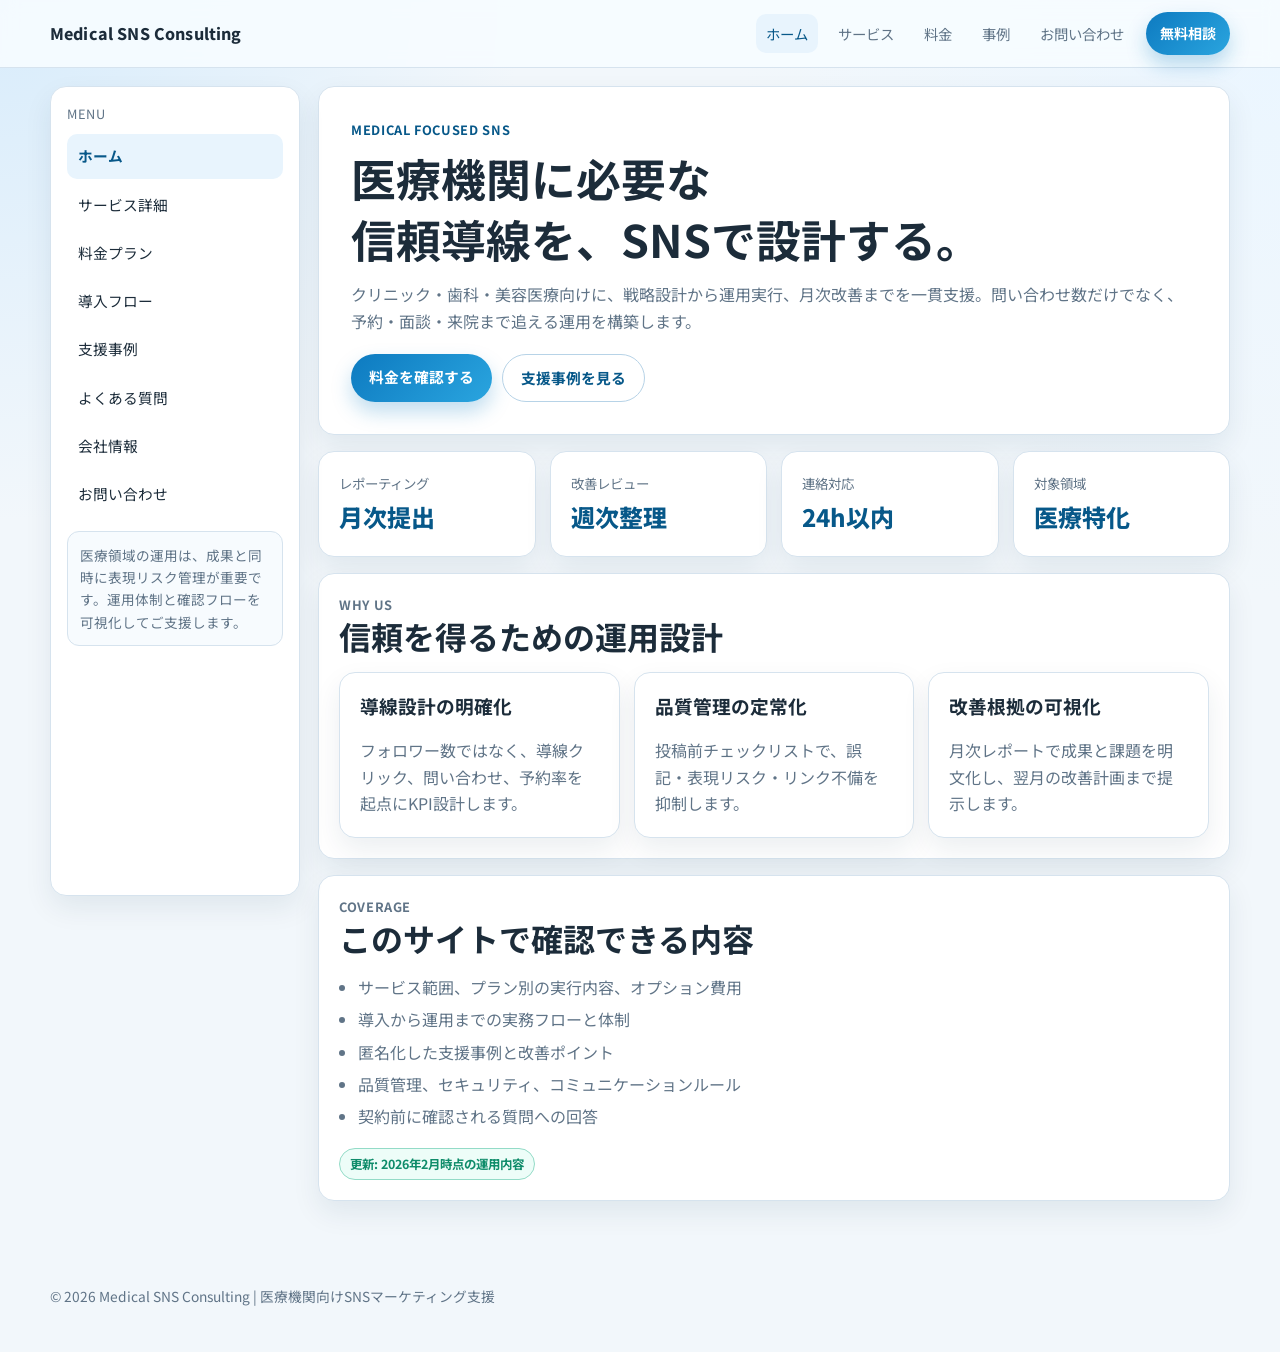
<file: index.html>
<!doctype html>
<html lang="ja">
<head>
  <meta charset="UTF-8" />
  <meta name="viewport" content="width=device-width, initial-scale=1.0" />
  <title>医療特化SNSマーケティング | ホーム</title>
  <meta name="description" content="医療機関向けSNSマーケティング支援。戦略設計、運用代行、動画強化、品質管理まで対応。" />
  <link rel="preconnect" href="https://fonts.googleapis.com" />
  <link rel="preconnect" href="https://fonts.gstatic.com" crossorigin />
  <link href="https://fonts.googleapis.com/css2?family=Noto+Sans+JP:wght@400;500;700;800&display=swap" rel="stylesheet" />
  <link rel="stylesheet" href="styles.css" />
  <script defer src="script.js"></script>
</head>
<body>
  <header class="topbar">
    <div class="topbar__inner">
      <p class="brand">Medical SNS Consulting</p>
      <button class="menu-toggle" data-menu-toggle>メニュー</button>
      <nav class="topnav">
        <a href="index.html" data-nav>ホーム</a>
        <a href="services.html" data-nav>サービス</a>
        <a href="pricing.html" data-nav>料金</a>
        <a href="cases.html" data-nav>事例</a>
        <a href="contact.html" data-nav>お問い合わせ</a>
      </nav>
      <a class="topbar__cta" href="contact.html">無料相談</a>
    </div>
  </header>

  <div class="layout">
    <aside class="sidebar">
      <p class="side-title">Menu</p>
      <nav class="sidenav">
        <a href="index.html" data-nav>ホーム</a>
        <a href="services.html" data-nav>サービス詳細</a>
        <a href="pricing.html" data-nav>料金プラン</a>
        <a href="process.html" data-nav>導入フロー</a>
        <a href="cases.html" data-nav>支援事例</a>
        <a href="faq.html" data-nav>よくある質問</a>
        <a href="company.html" data-nav>会社情報</a>
        <a href="contact.html" data-nav>お問い合わせ</a>
      </nav>
      <p class="sidebar-note">医療領域の運用は、成果と同時に表現リスク管理が重要です。運用体制と確認フローを可視化してご支援します。</p>
    </aside>

    <main class="content">
      <section class="hero-card">
        <p class="eyebrow">Medical Focused SNS</p>
        <h1>医療機関に必要な<br />信頼導線を、SNSで設計する。</h1>
        <p class="hero-lead">クリニック・歯科・美容医療向けに、戦略設計から運用実行、月次改善までを一貫支援。問い合わせ数だけでなく、予約・面談・来院まで追える運用を構築します。</p>
        <div class="btn-row">
          <a class="btn" href="pricing.html">料金を確認する</a>
          <a class="btn-ghost" href="cases.html">支援事例を見る</a>
        </div>
      </section>

      <section class="grid-4">
        <article class="metric-card">
          <p class="metric-title">レポーティング</p>
          <p class="metric-value">月次提出</p>
        </article>
        <article class="metric-card">
          <p class="metric-title">改善レビュー</p>
          <p class="metric-value">週次整理</p>
        </article>
        <article class="metric-card">
          <p class="metric-title">連絡対応</p>
          <p class="metric-value">24h以内</p>
        </article>
        <article class="metric-card">
          <p class="metric-title">対象領域</p>
          <p class="metric-value">医療特化</p>
        </article>
      </section>

      <section class="panel">
        <p class="eyebrow">Why Us</p>
        <h2>信頼を得るための運用設計</h2>
        <div class="grid-3">
          <article class="info-card">
            <h3>導線設計の明確化</h3>
            <p>フォロワー数ではなく、導線クリック、問い合わせ、予約率を起点にKPI設計します。</p>
          </article>
          <article class="info-card">
            <h3>品質管理の定常化</h3>
            <p>投稿前チェックリストで、誤記・表現リスク・リンク不備を抑制します。</p>
          </article>
          <article class="info-card">
            <h3>改善根拠の可視化</h3>
            <p>月次レポートで成果と課題を明文化し、翌月の改善計画まで提示します。</p>
          </article>
        </div>
      </section>

      <section class="panel">
        <p class="eyebrow">Coverage</p>
        <h2>このサイトで確認できる内容</h2>
        <ul class="check-list">
          <li>サービス範囲、プラン別の実行内容、オプション費用</li>
          <li>導入から運用までの実務フローと体制</li>
          <li>匿名化した支援事例と改善ポイント</li>
          <li>品質管理、セキュリティ、コミュニケーションルール</li>
          <li>契約前に確認される質問への回答</li>
        </ul>
        <span class="status-pill">更新: 2026年2月時点の運用内容</span>
      </section>
    </main>
  </div>

  <footer>
    <p>© 2026 Medical SNS Consulting | 医療機関向けSNSマーケティング支援</p>
  </footer>
</body>
</html>
</file>
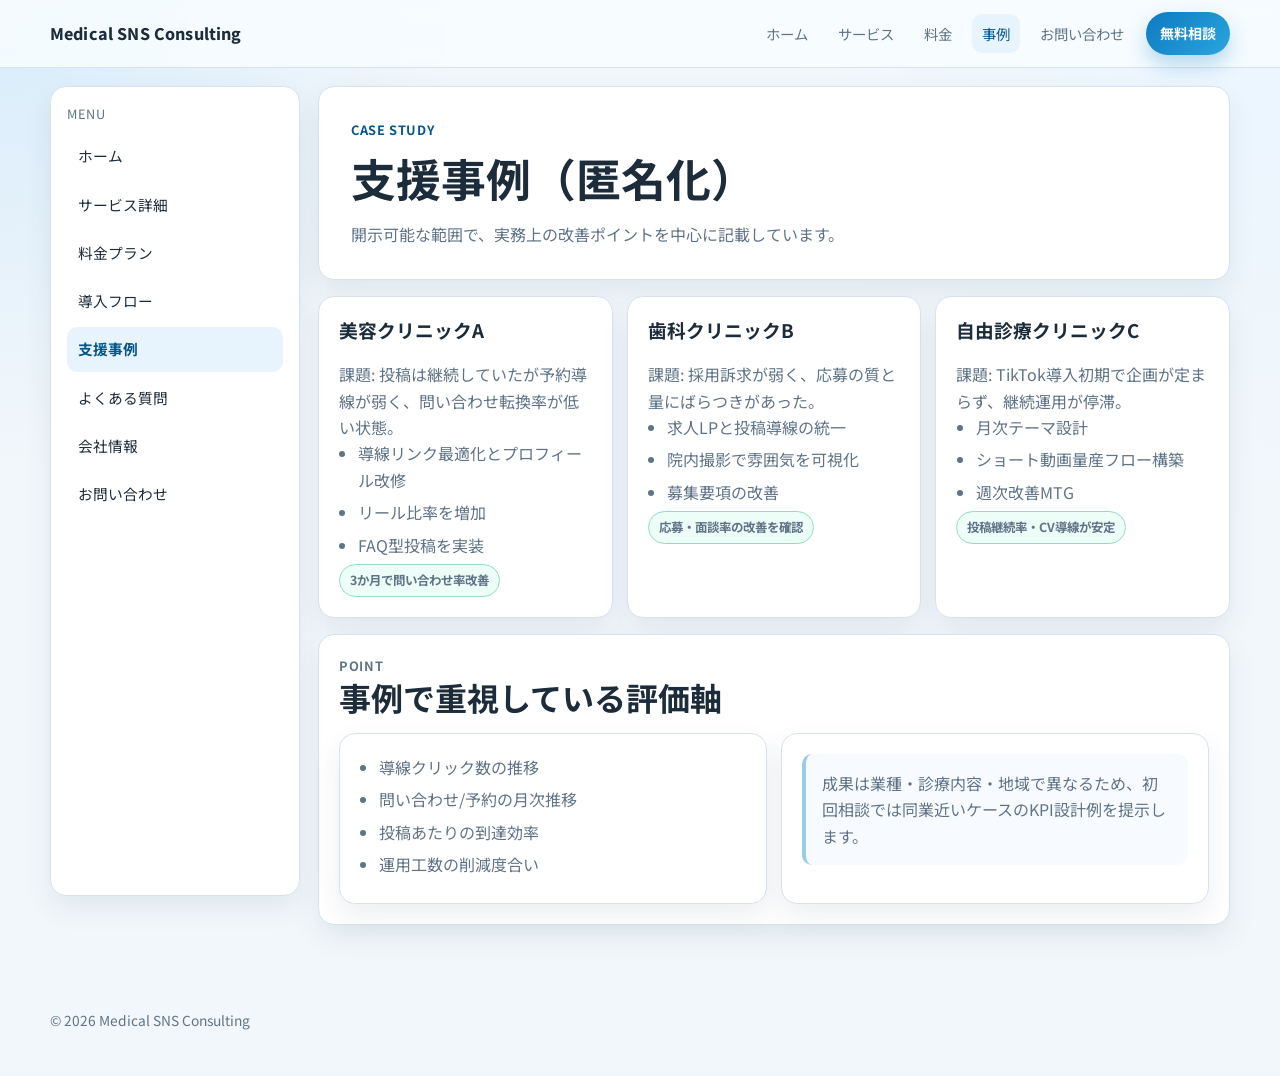
<file: cases.html>
<!doctype html>
<html lang="ja">
<head>
  <meta charset="UTF-8" />
  <meta name="viewport" content="width=device-width, initial-scale=1.0" />
  <title>医療特化SNSマーケティング | 支援事例</title>
  <meta name="description" content="医療特化SNSマーケティングの支援事例（匿名化）。" />
  <link rel="preconnect" href="https://fonts.googleapis.com" />
  <link rel="preconnect" href="https://fonts.gstatic.com" crossorigin />
  <link href="https://fonts.googleapis.com/css2?family=Noto+Sans+JP:wght@400;500;700;800&display=swap" rel="stylesheet" />
  <link rel="stylesheet" href="styles.css" />
  <script defer src="script.js"></script>
</head>
<body>
  <header class="topbar">
    <div class="topbar__inner">
      <p class="brand">Medical SNS Consulting</p>
      <button class="menu-toggle" data-menu-toggle>メニュー</button>
      <nav class="topnav">
        <a href="index.html" data-nav>ホーム</a>
        <a href="services.html" data-nav>サービス</a>
        <a href="pricing.html" data-nav>料金</a>
        <a href="cases.html" data-nav>事例</a>
        <a href="contact.html" data-nav>お問い合わせ</a>
      </nav>
      <a class="topbar__cta" href="contact.html">無料相談</a>
    </div>
  </header>

  <div class="layout">
    <aside class="sidebar">
      <p class="side-title">Menu</p>
      <nav class="sidenav">
        <a href="index.html" data-nav>ホーム</a>
        <a href="services.html" data-nav>サービス詳細</a>
        <a href="pricing.html" data-nav>料金プラン</a>
        <a href="process.html" data-nav>導入フロー</a>
        <a href="cases.html" data-nav>支援事例</a>
        <a href="faq.html" data-nav>よくある質問</a>
        <a href="company.html" data-nav>会社情報</a>
        <a href="contact.html" data-nav>お問い合わせ</a>
      </nav>
    </aside>

    <main class="content">
      <section class="hero-card">
        <p class="eyebrow">Case Study</p>
        <h1>支援事例（匿名化）</h1>
        <p class="hero-lead">開示可能な範囲で、実務上の改善ポイントを中心に記載しています。</p>
      </section>

      <section class="grid-3">
        <article class="info-card">
          <h3>美容クリニックA</h3>
          <p>課題: 投稿は継続していたが予約導線が弱く、問い合わせ転換率が低い状態。</p>
          <ul class="check-list">
            <li>導線リンク最適化とプロフィール改修</li>
            <li>リール比率を増加</li>
            <li>FAQ型投稿を実装</li>
          </ul>
          <p class="status-pill">3か月で問い合わせ率改善</p>
        </article>
        <article class="info-card">
          <h3>歯科クリニックB</h3>
          <p>課題: 採用訴求が弱く、応募の質と量にばらつきがあった。</p>
          <ul class="check-list">
            <li>求人LPと投稿導線の統一</li>
            <li>院内撮影で雰囲気を可視化</li>
            <li>募集要項の改善</li>
          </ul>
          <p class="status-pill">応募・面談率の改善を確認</p>
        </article>
        <article class="info-card">
          <h3>自由診療クリニックC</h3>
          <p>課題: TikTok導入初期で企画が定まらず、継続運用が停滞。</p>
          <ul class="check-list">
            <li>月次テーマ設計</li>
            <li>ショート動画量産フロー構築</li>
            <li>週次改善MTG</li>
          </ul>
          <p class="status-pill">投稿継続率・CV導線が安定</p>
        </article>
      </section>

      <section class="panel">
        <p class="eyebrow">Point</p>
        <h2>事例で重視している評価軸</h2>
        <div class="grid-2">
          <article class="highlight">
            <ul class="check-list">
              <li>導線クリック数の推移</li>
              <li>問い合わせ/予約の月次推移</li>
              <li>投稿あたりの到達効率</li>
              <li>運用工数の削減度合い</li>
            </ul>
          </article>
          <article class="highlight">
            <p class="quote">成果は業種・診療内容・地域で異なるため、初回相談では同業近いケースのKPI設計例を提示します。</p>
          </article>
        </div>
      </section>
    </main>
  </div>

  <footer>
    <p>© 2026 Medical SNS Consulting</p>
  </footer>
</body>
</html>
</file>
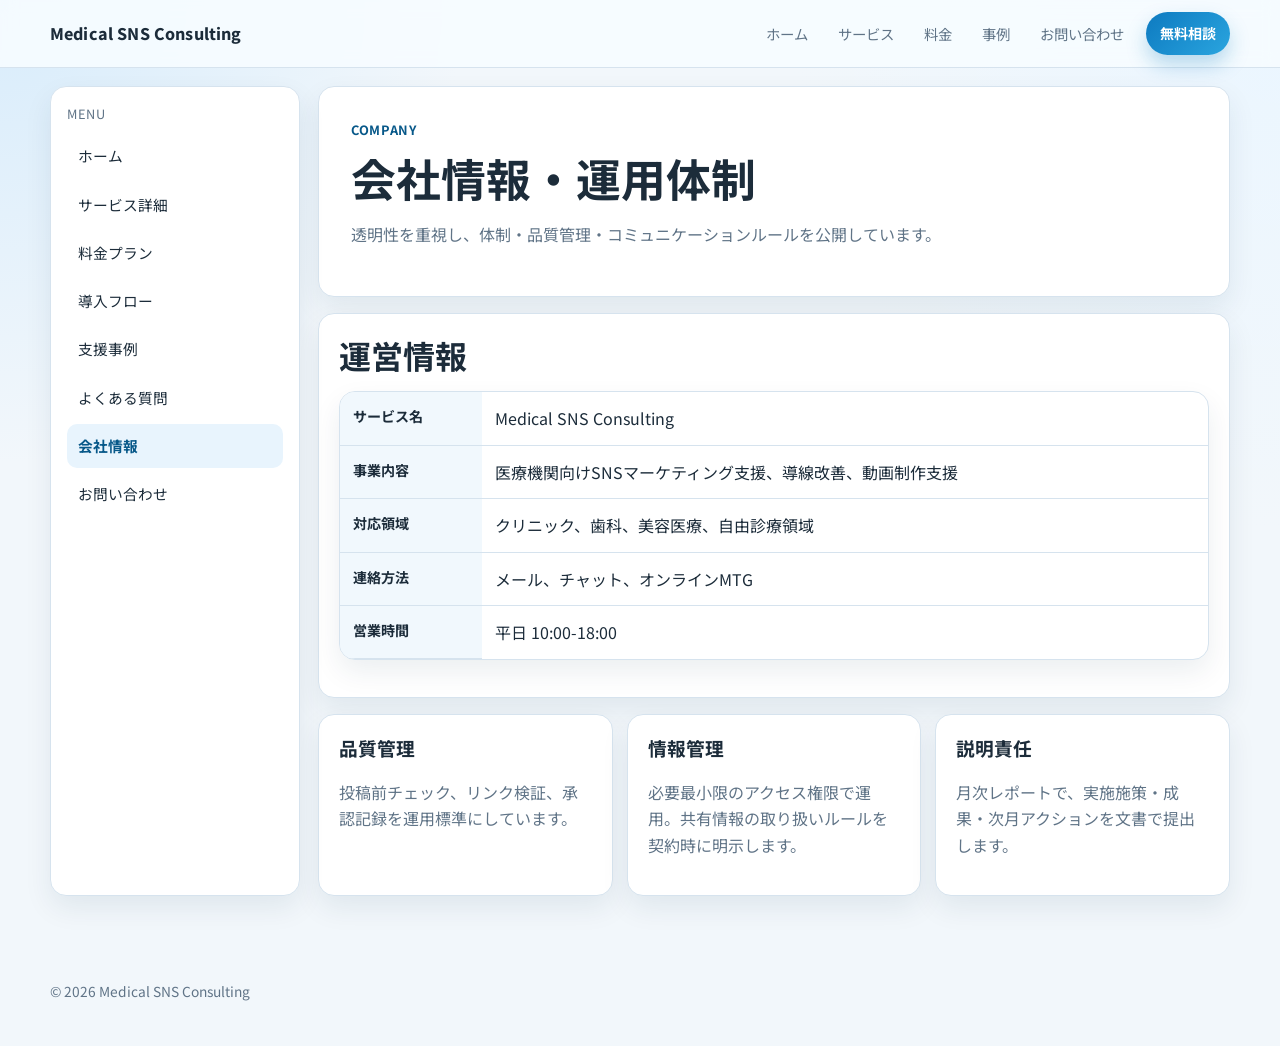
<file: company.html>
<!doctype html>
<html lang="ja">
<head>
  <meta charset="UTF-8" />
  <meta name="viewport" content="width=device-width, initial-scale=1.0" />
  <title>医療特化SNSマーケティング | 会社情報</title>
  <meta name="description" content="運営情報、体制、品質管理ポリシー。" />
  <link rel="preconnect" href="https://fonts.googleapis.com" />
  <link rel="preconnect" href="https://fonts.gstatic.com" crossorigin />
  <link href="https://fonts.googleapis.com/css2?family=Noto+Sans+JP:wght@400;500;700;800&display=swap" rel="stylesheet" />
  <link rel="stylesheet" href="styles.css" />
  <script defer src="script.js"></script>
</head>
<body>
  <header class="topbar">
    <div class="topbar__inner">
      <p class="brand">Medical SNS Consulting</p>
      <button class="menu-toggle" data-menu-toggle>メニュー</button>
      <nav class="topnav">
        <a href="index.html" data-nav>ホーム</a>
        <a href="services.html" data-nav>サービス</a>
        <a href="pricing.html" data-nav>料金</a>
        <a href="cases.html" data-nav>事例</a>
        <a href="contact.html" data-nav>お問い合わせ</a>
      </nav>
      <a class="topbar__cta" href="contact.html">無料相談</a>
    </div>
  </header>

  <div class="layout">
    <aside class="sidebar">
      <p class="side-title">Menu</p>
      <nav class="sidenav">
        <a href="index.html" data-nav>ホーム</a>
        <a href="services.html" data-nav>サービス詳細</a>
        <a href="pricing.html" data-nav>料金プラン</a>
        <a href="process.html" data-nav>導入フロー</a>
        <a href="cases.html" data-nav>支援事例</a>
        <a href="faq.html" data-nav>よくある質問</a>
        <a href="company.html" data-nav>会社情報</a>
        <a href="contact.html" data-nav>お問い合わせ</a>
      </nav>
    </aside>

    <main class="content">
      <section class="hero-card">
        <p class="eyebrow">Company</p>
        <h1>会社情報・運用体制</h1>
        <p class="hero-lead">透明性を重視し、体制・品質管理・コミュニケーションルールを公開しています。</p>
      </section>

      <section class="panel">
        <h2>運営情報</h2>
        <div class="table-wrap">
          <table>
            <tbody>
              <tr>
                <th>サービス名</th>
                <td>Medical SNS Consulting</td>
              </tr>
              <tr>
                <th>事業内容</th>
                <td>医療機関向けSNSマーケティング支援、導線改善、動画制作支援</td>
              </tr>
              <tr>
                <th>対応領域</th>
                <td>クリニック、歯科、美容医療、自由診療領域</td>
              </tr>
              <tr>
                <th>連絡方法</th>
                <td>メール、チャット、オンラインMTG</td>
              </tr>
              <tr>
                <th>営業時間</th>
                <td>平日 10:00-18:00</td>
              </tr>
            </tbody>
          </table>
        </div>
      </section>

      <section class="grid-3">
        <article class="info-card">
          <h3>品質管理</h3>
          <p>投稿前チェック、リンク検証、承認記録を運用標準にしています。</p>
        </article>
        <article class="info-card">
          <h3>情報管理</h3>
          <p>必要最小限のアクセス権限で運用。共有情報の取り扱いルールを契約時に明示します。</p>
        </article>
        <article class="info-card">
          <h3>説明責任</h3>
          <p>月次レポートで、実施施策・成果・次月アクションを文書で提出します。</p>
        </article>
      </section>
    </main>
  </div>

  <footer>
    <p>© 2026 Medical SNS Consulting</p>
  </footer>
</body>
</html>
</file>
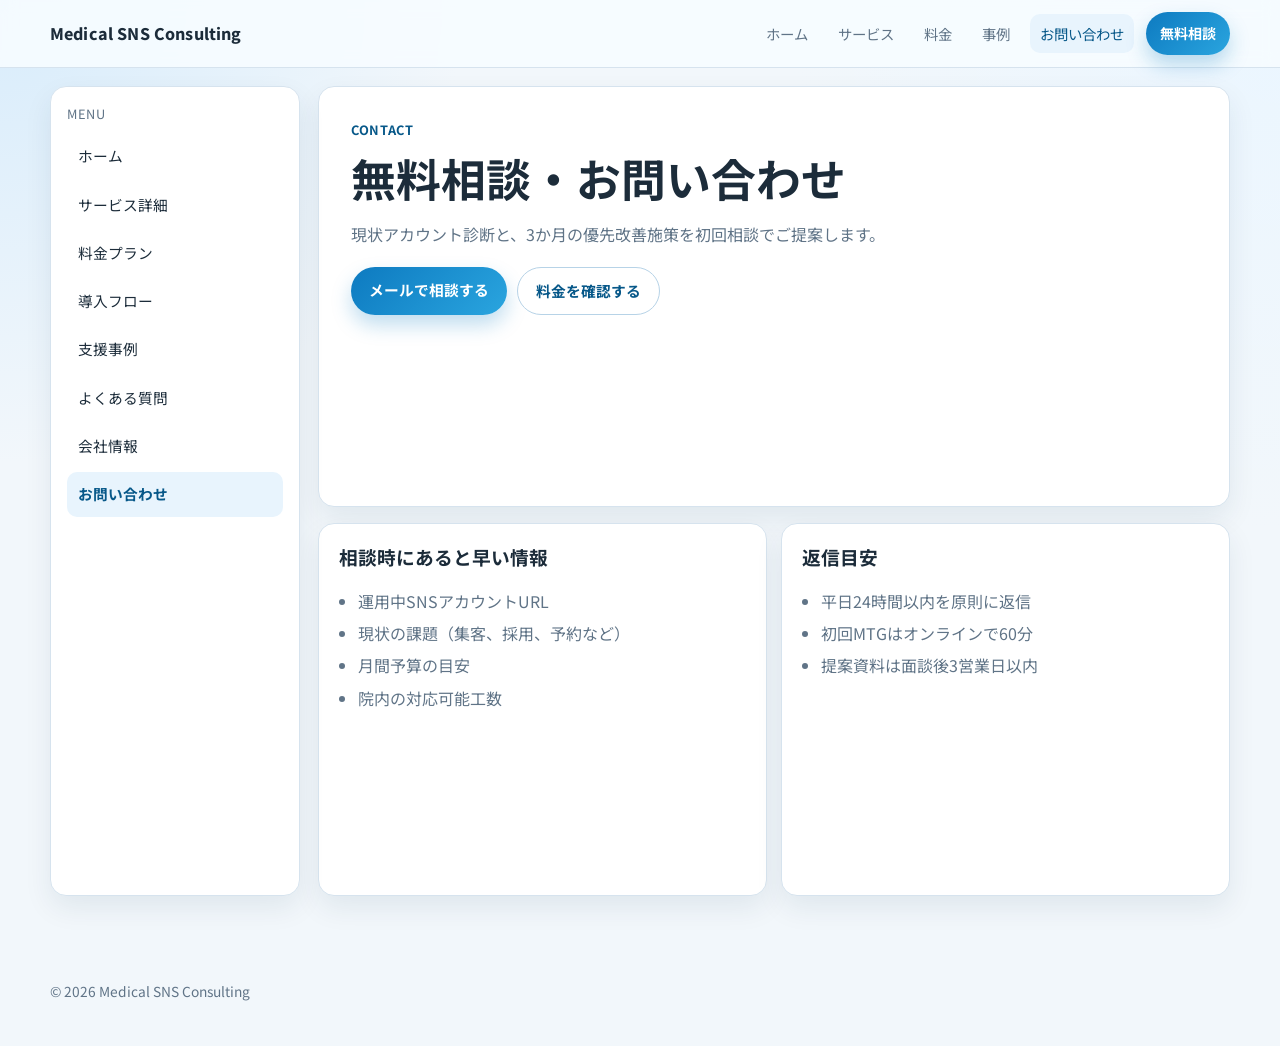
<file: contact.html>
<!doctype html>
<html lang="ja">
<head>
  <meta charset="UTF-8" />
  <meta name="viewport" content="width=device-width, initial-scale=1.0" />
  <title>医療特化SNSマーケティング | お問い合わせ</title>
  <meta name="description" content="無料相談・お問い合わせ窓口。" />
  <link rel="preconnect" href="https://fonts.googleapis.com" />
  <link rel="preconnect" href="https://fonts.gstatic.com" crossorigin />
  <link href="https://fonts.googleapis.com/css2?family=Noto+Sans+JP:wght@400;500;700;800&display=swap" rel="stylesheet" />
  <link rel="stylesheet" href="styles.css" />
  <script defer src="script.js"></script>
</head>
<body>
  <header class="topbar">
    <div class="topbar__inner">
      <p class="brand">Medical SNS Consulting</p>
      <button class="menu-toggle" data-menu-toggle>メニュー</button>
      <nav class="topnav">
        <a href="index.html" data-nav>ホーム</a>
        <a href="services.html" data-nav>サービス</a>
        <a href="pricing.html" data-nav>料金</a>
        <a href="cases.html" data-nav>事例</a>
        <a href="contact.html" data-nav>お問い合わせ</a>
      </nav>
      <a class="topbar__cta" href="contact.html">無料相談</a>
    </div>
  </header>

  <div class="layout">
    <aside class="sidebar">
      <p class="side-title">Menu</p>
      <nav class="sidenav">
        <a href="index.html" data-nav>ホーム</a>
        <a href="services.html" data-nav>サービス詳細</a>
        <a href="pricing.html" data-nav>料金プラン</a>
        <a href="process.html" data-nav>導入フロー</a>
        <a href="cases.html" data-nav>支援事例</a>
        <a href="faq.html" data-nav>よくある質問</a>
        <a href="company.html" data-nav>会社情報</a>
        <a href="contact.html" data-nav>お問い合わせ</a>
      </nav>
    </aside>

    <main class="content">
      <section class="hero-card">
        <p class="eyebrow">Contact</p>
        <h1>無料相談・お問い合わせ</h1>
        <p class="hero-lead">現状アカウント診断と、3か月の優先改善施策を初回相談でご提案します。</p>
        <div class="btn-row">
          <a class="btn" href="mailto:contact@example.com">メールで相談する</a>
          <a class="btn-ghost" href="pricing.html">料金を確認する</a>
        </div>
      </section>

      <section class="grid-2">
        <article class="info-card">
          <h3>相談時にあると早い情報</h3>
          <ul class="check-list">
            <li>運用中SNSアカウントURL</li>
            <li>現状の課題（集客、採用、予約など）</li>
            <li>月間予算の目安</li>
            <li>院内の対応可能工数</li>
          </ul>
        </article>
        <article class="info-card">
          <h3>返信目安</h3>
          <ul class="check-list">
            <li>平日24時間以内を原則に返信</li>
            <li>初回MTGはオンラインで60分</li>
            <li>提案資料は面談後3営業日以内</li>
          </ul>
        </article>
      </section>
    </main>
  </div>

  <footer>
    <p>© 2026 Medical SNS Consulting</p>
  </footer>
</body>
</html>
</file>
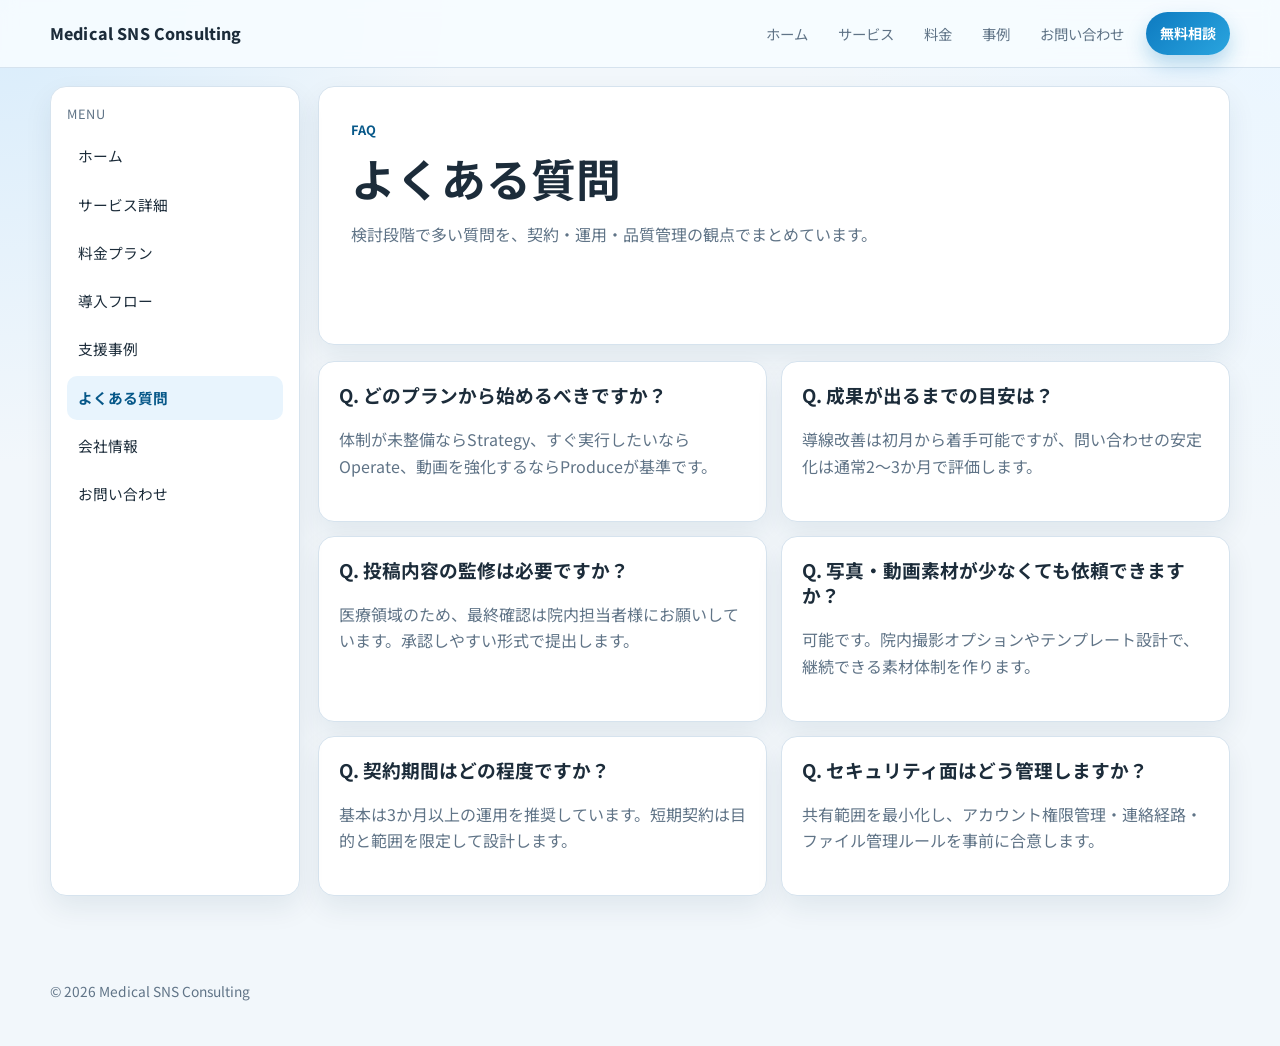
<file: faq.html>
<!doctype html>
<html lang="ja">
<head>
  <meta charset="UTF-8" />
  <meta name="viewport" content="width=device-width, initial-scale=1.0" />
  <title>医療特化SNSマーケティング | よくある質問</title>
  <meta name="description" content="契約前によくある質問への回答。" />
  <link rel="preconnect" href="https://fonts.googleapis.com" />
  <link rel="preconnect" href="https://fonts.gstatic.com" crossorigin />
  <link href="https://fonts.googleapis.com/css2?family=Noto+Sans+JP:wght@400;500;700;800&display=swap" rel="stylesheet" />
  <link rel="stylesheet" href="styles.css" />
  <script defer src="script.js"></script>
</head>
<body>
  <header class="topbar">
    <div class="topbar__inner">
      <p class="brand">Medical SNS Consulting</p>
      <button class="menu-toggle" data-menu-toggle>メニュー</button>
      <nav class="topnav">
        <a href="index.html" data-nav>ホーム</a>
        <a href="services.html" data-nav>サービス</a>
        <a href="pricing.html" data-nav>料金</a>
        <a href="cases.html" data-nav>事例</a>
        <a href="contact.html" data-nav>お問い合わせ</a>
      </nav>
      <a class="topbar__cta" href="contact.html">無料相談</a>
    </div>
  </header>

  <div class="layout">
    <aside class="sidebar">
      <p class="side-title">Menu</p>
      <nav class="sidenav">
        <a href="index.html" data-nav>ホーム</a>
        <a href="services.html" data-nav>サービス詳細</a>
        <a href="pricing.html" data-nav>料金プラン</a>
        <a href="process.html" data-nav>導入フロー</a>
        <a href="cases.html" data-nav>支援事例</a>
        <a href="faq.html" data-nav>よくある質問</a>
        <a href="company.html" data-nav>会社情報</a>
        <a href="contact.html" data-nav>お問い合わせ</a>
      </nav>
    </aside>

    <main class="content">
      <section class="hero-card">
        <p class="eyebrow">FAQ</p>
        <h1>よくある質問</h1>
        <p class="hero-lead">検討段階で多い質問を、契約・運用・品質管理の観点でまとめています。</p>
      </section>

      <section class="grid-2">
        <article class="faq-item">
          <h3>Q. どのプランから始めるべきですか？</h3>
          <p>体制が未整備ならStrategy、すぐ実行したいならOperate、動画を強化するならProduceが基準です。</p>
        </article>
        <article class="faq-item">
          <h3>Q. 成果が出るまでの目安は？</h3>
          <p>導線改善は初月から着手可能ですが、問い合わせの安定化は通常2〜3か月で評価します。</p>
        </article>
        <article class="faq-item">
          <h3>Q. 投稿内容の監修は必要ですか？</h3>
          <p>医療領域のため、最終確認は院内担当者様にお願いしています。承認しやすい形式で提出します。</p>
        </article>
        <article class="faq-item">
          <h3>Q. 写真・動画素材が少なくても依頼できますか？</h3>
          <p>可能です。院内撮影オプションやテンプレート設計で、継続できる素材体制を作ります。</p>
        </article>
        <article class="faq-item">
          <h3>Q. 契約期間はどの程度ですか？</h3>
          <p>基本は3か月以上の運用を推奨しています。短期契約は目的と範囲を限定して設計します。</p>
        </article>
        <article class="faq-item">
          <h3>Q. セキュリティ面はどう管理しますか？</h3>
          <p>共有範囲を最小化し、アカウント権限管理・連絡経路・ファイル管理ルールを事前に合意します。</p>
        </article>
      </section>
    </main>
  </div>

  <footer>
    <p>© 2026 Medical SNS Consulting</p>
  </footer>
</body>
</html>
</file>
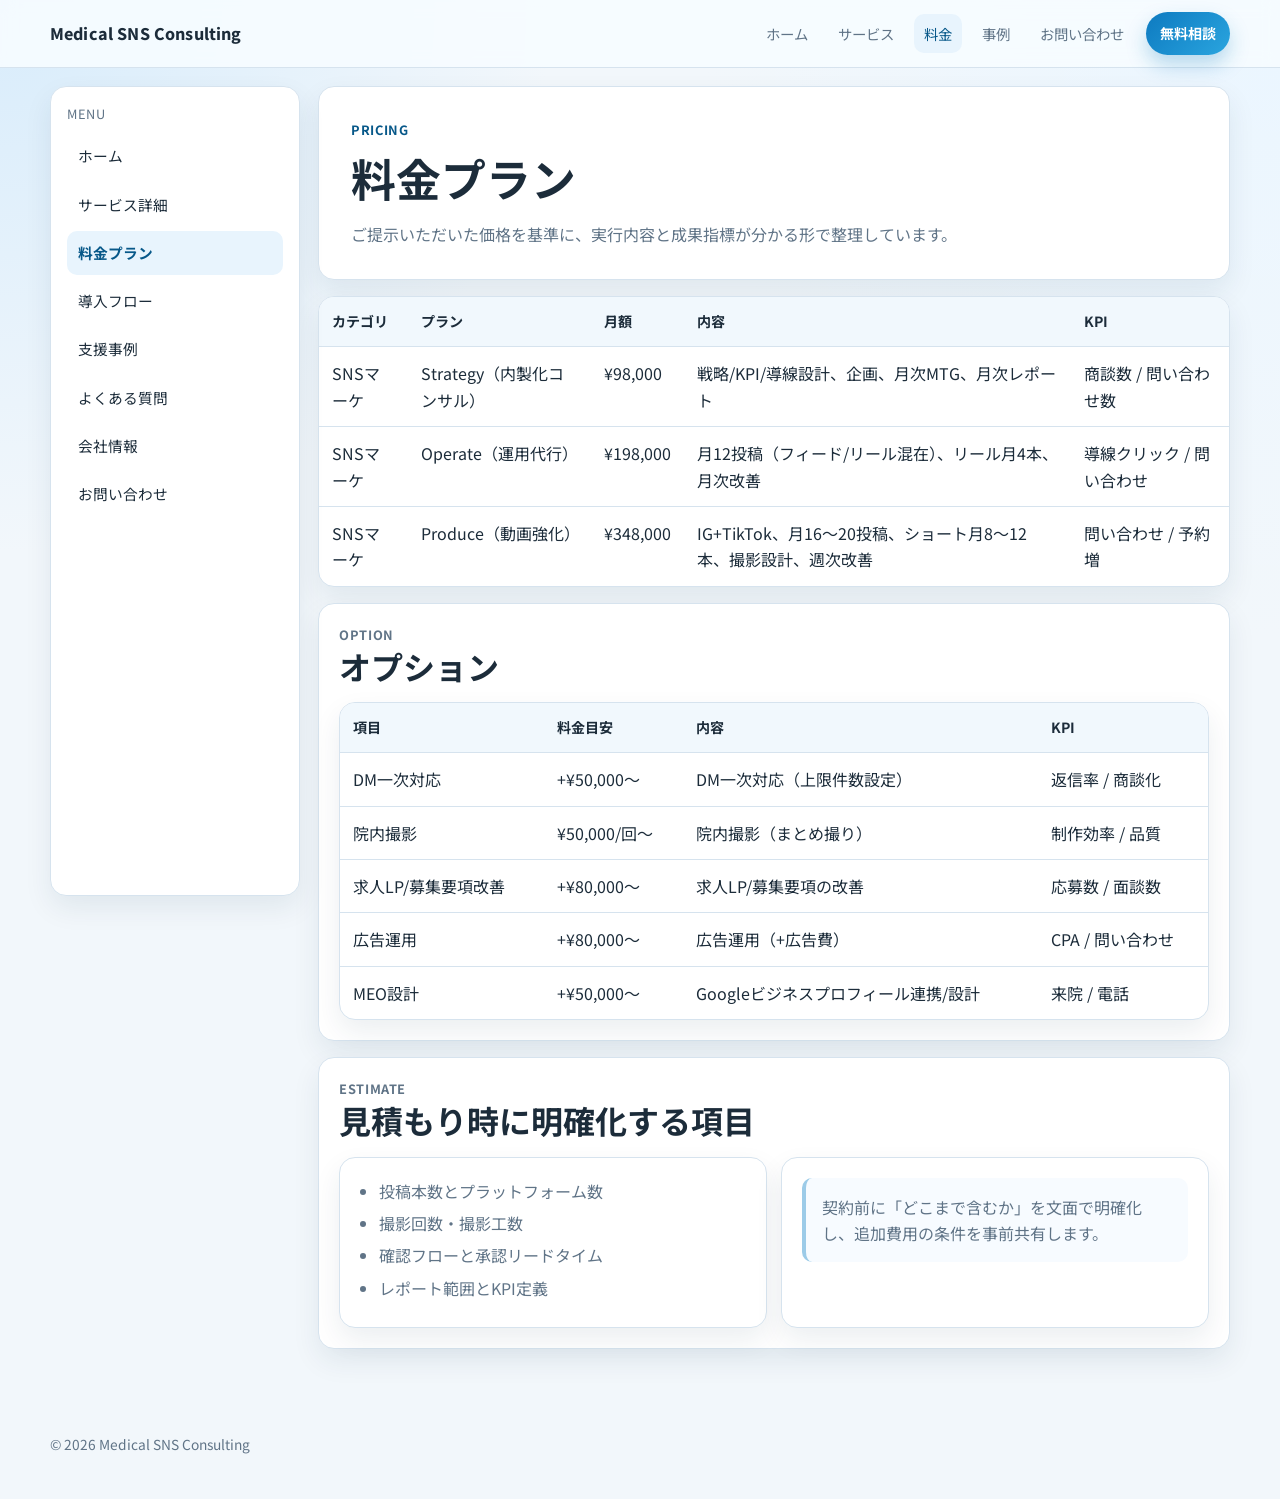
<file: pricing.html>
<!doctype html>
<html lang="ja">
<head>
  <meta charset="UTF-8" />
  <meta name="viewport" content="width=device-width, initial-scale=1.0" />
  <title>医療特化SNSマーケティング | 料金プラン</title>
  <meta name="description" content="医療特化SNSマーケティングの料金プランとオプション。" />
  <link rel="preconnect" href="https://fonts.googleapis.com" />
  <link rel="preconnect" href="https://fonts.gstatic.com" crossorigin />
  <link href="https://fonts.googleapis.com/css2?family=Noto+Sans+JP:wght@400;500;700;800&display=swap" rel="stylesheet" />
  <link rel="stylesheet" href="styles.css" />
  <script defer src="script.js"></script>
</head>
<body>
  <header class="topbar">
    <div class="topbar__inner">
      <p class="brand">Medical SNS Consulting</p>
      <button class="menu-toggle" data-menu-toggle>メニュー</button>
      <nav class="topnav">
        <a href="index.html" data-nav>ホーム</a>
        <a href="services.html" data-nav>サービス</a>
        <a href="pricing.html" data-nav>料金</a>
        <a href="cases.html" data-nav>事例</a>
        <a href="contact.html" data-nav>お問い合わせ</a>
      </nav>
      <a class="topbar__cta" href="contact.html">無料相談</a>
    </div>
  </header>

  <div class="layout">
    <aside class="sidebar">
      <p class="side-title">Menu</p>
      <nav class="sidenav">
        <a href="index.html" data-nav>ホーム</a>
        <a href="services.html" data-nav>サービス詳細</a>
        <a href="pricing.html" data-nav>料金プラン</a>
        <a href="process.html" data-nav>導入フロー</a>
        <a href="cases.html" data-nav>支援事例</a>
        <a href="faq.html" data-nav>よくある質問</a>
        <a href="company.html" data-nav>会社情報</a>
        <a href="contact.html" data-nav>お問い合わせ</a>
      </nav>
    </aside>

    <main class="content">
      <section class="hero-card">
        <p class="eyebrow">Pricing</p>
        <h1>料金プラン</h1>
        <p class="hero-lead">ご提示いただいた価格を基準に、実行内容と成果指標が分かる形で整理しています。</p>
      </section>

      <section class="table-wrap">
        <table>
          <thead>
            <tr>
              <th>カテゴリ</th>
              <th>プラン</th>
              <th>月額</th>
              <th>内容</th>
              <th>KPI</th>
            </tr>
          </thead>
          <tbody>
            <tr>
              <td>SNSマーケ</td>
              <td>Strategy（内製化コンサル）</td>
              <td>¥98,000</td>
              <td>戦略/KPI/導線設計、企画、月次MTG、月次レポート</td>
              <td>商談数 / 問い合わせ数</td>
            </tr>
            <tr>
              <td>SNSマーケ</td>
              <td>Operate（運用代行）</td>
              <td>¥198,000</td>
              <td>月12投稿（フィード/リール混在）、リール月4本、月次改善</td>
              <td>導線クリック / 問い合わせ</td>
            </tr>
            <tr>
              <td>SNSマーケ</td>
              <td>Produce（動画強化）</td>
              <td>¥348,000</td>
              <td>IG+TikTok、月16〜20投稿、ショート月8〜12本、撮影設計、週次改善</td>
              <td>問い合わせ / 予約増</td>
            </tr>
          </tbody>
        </table>
      </section>

      <section class="panel">
        <p class="eyebrow">Option</p>
        <h2>オプション</h2>
        <div class="table-wrap">
          <table>
            <thead>
              <tr>
                <th>項目</th>
                <th>料金目安</th>
                <th>内容</th>
                <th>KPI</th>
              </tr>
            </thead>
            <tbody>
              <tr>
                <td>DM一次対応</td>
                <td>+¥50,000〜</td>
                <td>DM一次対応（上限件数設定）</td>
                <td>返信率 / 商談化</td>
              </tr>
              <tr>
                <td>院内撮影</td>
                <td>¥50,000/回〜</td>
                <td>院内撮影（まとめ撮り）</td>
                <td>制作効率 / 品質</td>
              </tr>
              <tr>
                <td>求人LP/募集要項改善</td>
                <td>+¥80,000〜</td>
                <td>求人LP/募集要項の改善</td>
                <td>応募数 / 面談数</td>
              </tr>
              <tr>
                <td>広告運用</td>
                <td>+¥80,000〜</td>
                <td>広告運用（+広告費）</td>
                <td>CPA / 問い合わせ</td>
              </tr>
              <tr>
                <td>MEO設計</td>
                <td>+¥50,000〜</td>
                <td>Googleビジネスプロフィール連携/設計</td>
                <td>来院 / 電話</td>
              </tr>
            </tbody>
          </table>
        </div>
      </section>

      <section class="panel">
        <p class="eyebrow">Estimate</p>
        <h2>見積もり時に明確化する項目</h2>
        <div class="grid-2">
          <article class="highlight">
            <ul class="check-list">
              <li>投稿本数とプラットフォーム数</li>
              <li>撮影回数・撮影工数</li>
              <li>確認フローと承認リードタイム</li>
              <li>レポート範囲とKPI定義</li>
            </ul>
          </article>
          <article class="highlight">
            <p class="quote">契約前に「どこまで含むか」を文面で明確化し、追加費用の条件を事前共有します。</p>
          </article>
        </div>
      </section>
    </main>
  </div>

  <footer>
    <p>© 2026 Medical SNS Consulting</p>
  </footer>
</body>
</html>
</file>
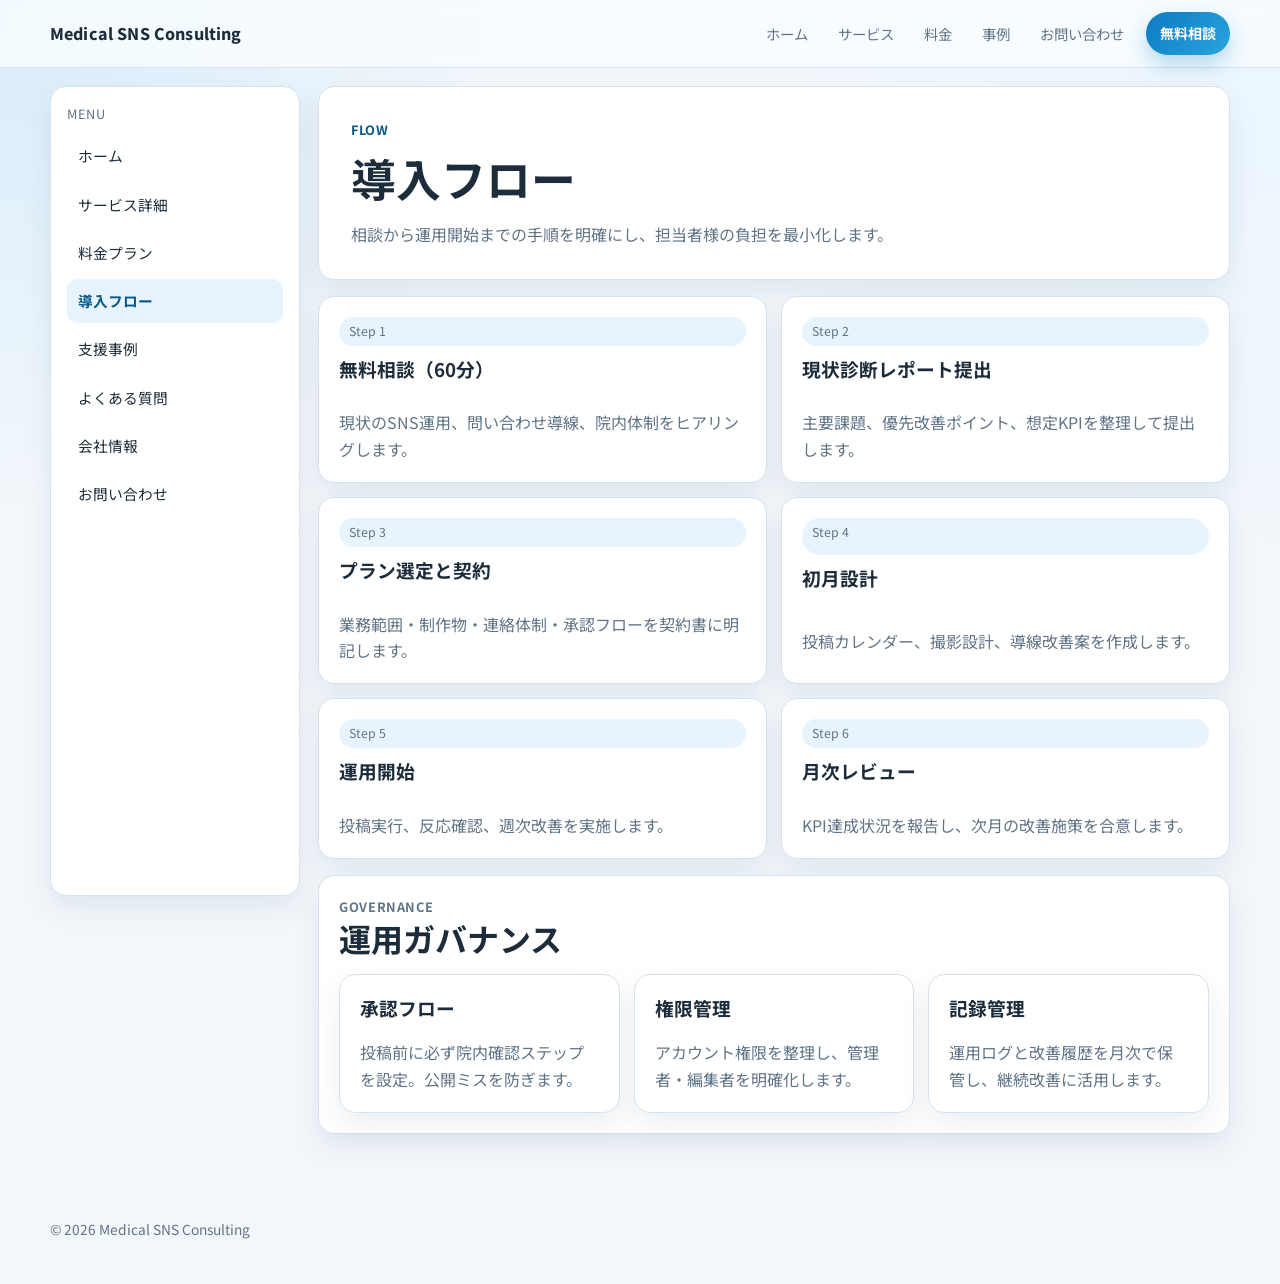
<file: process.html>
<!doctype html>
<html lang="ja">
<head>
  <meta charset="UTF-8" />
  <meta name="viewport" content="width=device-width, initial-scale=1.0" />
  <title>医療特化SNSマーケティング | 導入フロー</title>
  <meta name="description" content="導入前ヒアリングから運用改善までのフロー。" />
  <link rel="preconnect" href="https://fonts.googleapis.com" />
  <link rel="preconnect" href="https://fonts.gstatic.com" crossorigin />
  <link href="https://fonts.googleapis.com/css2?family=Noto+Sans+JP:wght@400;500;700;800&display=swap" rel="stylesheet" />
  <link rel="stylesheet" href="styles.css" />
  <script defer src="script.js"></script>
</head>
<body>
  <header class="topbar">
    <div class="topbar__inner">
      <p class="brand">Medical SNS Consulting</p>
      <button class="menu-toggle" data-menu-toggle>メニュー</button>
      <nav class="topnav">
        <a href="index.html" data-nav>ホーム</a>
        <a href="services.html" data-nav>サービス</a>
        <a href="pricing.html" data-nav>料金</a>
        <a href="cases.html" data-nav>事例</a>
        <a href="contact.html" data-nav>お問い合わせ</a>
      </nav>
      <a class="topbar__cta" href="contact.html">無料相談</a>
    </div>
  </header>

  <div class="layout">
    <aside class="sidebar">
      <p class="side-title">Menu</p>
      <nav class="sidenav">
        <a href="index.html" data-nav>ホーム</a>
        <a href="services.html" data-nav>サービス詳細</a>
        <a href="pricing.html" data-nav>料金プラン</a>
        <a href="process.html" data-nav>導入フロー</a>
        <a href="cases.html" data-nav>支援事例</a>
        <a href="faq.html" data-nav>よくある質問</a>
        <a href="company.html" data-nav>会社情報</a>
        <a href="contact.html" data-nav>お問い合わせ</a>
      </nav>
    </aside>

    <main class="content">
      <section class="hero-card">
        <p class="eyebrow">Flow</p>
        <h1>導入フロー</h1>
        <p class="hero-lead">相談から運用開始までの手順を明確にし、担当者様の負担を最小化します。</p>
      </section>

      <section class="grid-2">
        <article class="timeline">
          <p class="step">Step 1</p>
          <h3>無料相談（60分）</h3>
          <p>現状のSNS運用、問い合わせ導線、院内体制をヒアリングします。</p>
        </article>
        <article class="timeline">
          <p class="step">Step 2</p>
          <h3>現状診断レポート提出</h3>
          <p>主要課題、優先改善ポイント、想定KPIを整理して提出します。</p>
        </article>
        <article class="timeline">
          <p class="step">Step 3</p>
          <h3>プラン選定と契約</h3>
          <p>業務範囲・制作物・連絡体制・承認フローを契約書に明記します。</p>
        </article>
        <article class="timeline">
          <p class="step">Step 4</p>
          <h3>初月設計</h3>
          <p>投稿カレンダー、撮影設計、導線改善案を作成します。</p>
        </article>
        <article class="timeline">
          <p class="step">Step 5</p>
          <h3>運用開始</h3>
          <p>投稿実行、反応確認、週次改善を実施します。</p>
        </article>
        <article class="timeline">
          <p class="step">Step 6</p>
          <h3>月次レビュー</h3>
          <p>KPI達成状況を報告し、次月の改善施策を合意します。</p>
        </article>
      </section>

      <section class="panel">
        <p class="eyebrow">Governance</p>
        <h2>運用ガバナンス</h2>
        <div class="grid-3">
          <article class="info-card">
            <h3>承認フロー</h3>
            <p>投稿前に必ず院内確認ステップを設定。公開ミスを防ぎます。</p>
          </article>
          <article class="info-card">
            <h3>権限管理</h3>
            <p>アカウント権限を整理し、管理者・編集者を明確化します。</p>
          </article>
          <article class="info-card">
            <h3>記録管理</h3>
            <p>運用ログと改善履歴を月次で保管し、継続改善に活用します。</p>
          </article>
        </div>
      </section>
    </main>
  </div>

  <footer>
    <p>© 2026 Medical SNS Consulting</p>
  </footer>
</body>
</html>
</file>
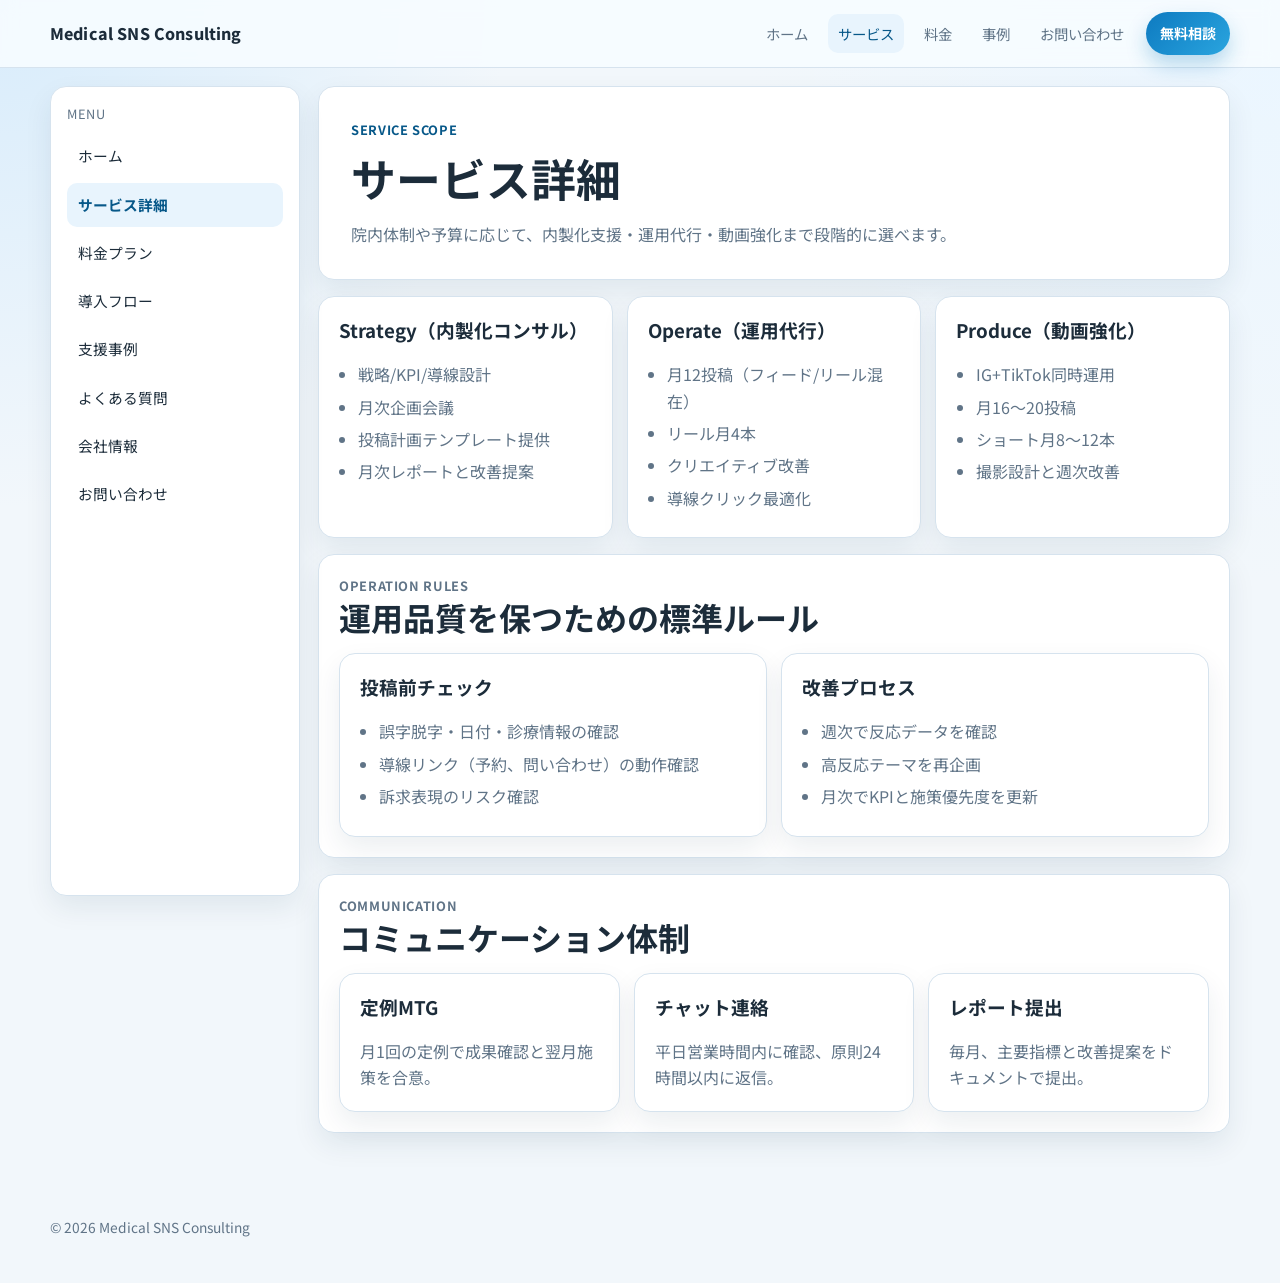
<file: services.html>
<!doctype html>
<html lang="ja">
<head>
  <meta charset="UTF-8" />
  <meta name="viewport" content="width=device-width, initial-scale=1.0" />
  <title>医療特化SNSマーケティング | サービス詳細</title>
  <meta name="description" content="医療特化SNSマーケティングのサービス詳細。戦略、運用、動画強化の範囲を明確化。" />
  <link rel="preconnect" href="https://fonts.googleapis.com" />
  <link rel="preconnect" href="https://fonts.gstatic.com" crossorigin />
  <link href="https://fonts.googleapis.com/css2?family=Noto+Sans+JP:wght@400;500;700;800&display=swap" rel="stylesheet" />
  <link rel="stylesheet" href="styles.css" />
  <script defer src="script.js"></script>
</head>
<body>
  <header class="topbar">
    <div class="topbar__inner">
      <p class="brand">Medical SNS Consulting</p>
      <button class="menu-toggle" data-menu-toggle>メニュー</button>
      <nav class="topnav">
        <a href="index.html" data-nav>ホーム</a>
        <a href="services.html" data-nav>サービス</a>
        <a href="pricing.html" data-nav>料金</a>
        <a href="cases.html" data-nav>事例</a>
        <a href="contact.html" data-nav>お問い合わせ</a>
      </nav>
      <a class="topbar__cta" href="contact.html">無料相談</a>
    </div>
  </header>

  <div class="layout">
    <aside class="sidebar">
      <p class="side-title">Menu</p>
      <nav class="sidenav">
        <a href="index.html" data-nav>ホーム</a>
        <a href="services.html" data-nav>サービス詳細</a>
        <a href="pricing.html" data-nav>料金プラン</a>
        <a href="process.html" data-nav>導入フロー</a>
        <a href="cases.html" data-nav>支援事例</a>
        <a href="faq.html" data-nav>よくある質問</a>
        <a href="company.html" data-nav>会社情報</a>
        <a href="contact.html" data-nav>お問い合わせ</a>
      </nav>
    </aside>

    <main class="content">
      <section class="hero-card">
        <p class="eyebrow">Service Scope</p>
        <h1>サービス詳細</h1>
        <p class="hero-lead">院内体制や予算に応じて、内製化支援・運用代行・動画強化まで段階的に選べます。</p>
      </section>

      <section class="grid-3">
        <article class="info-card">
          <h3>Strategy（内製化コンサル）</h3>
          <ul class="check-list">
            <li>戦略/KPI/導線設計</li>
            <li>月次企画会議</li>
            <li>投稿計画テンプレート提供</li>
            <li>月次レポートと改善提案</li>
          </ul>
        </article>
        <article class="info-card">
          <h3>Operate（運用代行）</h3>
          <ul class="check-list">
            <li>月12投稿（フィード/リール混在）</li>
            <li>リール月4本</li>
            <li>クリエイティブ改善</li>
            <li>導線クリック最適化</li>
          </ul>
        </article>
        <article class="info-card">
          <h3>Produce（動画強化）</h3>
          <ul class="check-list">
            <li>IG+TikTok同時運用</li>
            <li>月16〜20投稿</li>
            <li>ショート月8〜12本</li>
            <li>撮影設計と週次改善</li>
          </ul>
        </article>
      </section>

      <section class="panel">
        <p class="eyebrow">Operation Rules</p>
        <h2>運用品質を保つための標準ルール</h2>
        <div class="grid-2">
          <article class="highlight">
            <h3>投稿前チェック</h3>
            <ul class="check-list">
              <li>誤字脱字・日付・診療情報の確認</li>
              <li>導線リンク（予約、問い合わせ）の動作確認</li>
              <li>訴求表現のリスク確認</li>
            </ul>
          </article>
          <article class="highlight">
            <h3>改善プロセス</h3>
            <ul class="check-list">
              <li>週次で反応データを確認</li>
              <li>高反応テーマを再企画</li>
              <li>月次でKPIと施策優先度を更新</li>
            </ul>
          </article>
        </div>
      </section>

      <section class="panel">
        <p class="eyebrow">Communication</p>
        <h2>コミュニケーション体制</h2>
        <div class="grid-3">
          <article class="info-card">
            <h3>定例MTG</h3>
            <p>月1回の定例で成果確認と翌月施策を合意。</p>
          </article>
          <article class="info-card">
            <h3>チャット連絡</h3>
            <p>平日営業時間内に確認、原則24時間以内に返信。</p>
          </article>
          <article class="info-card">
            <h3>レポート提出</h3>
            <p>毎月、主要指標と改善提案をドキュメントで提出。</p>
          </article>
        </div>
      </section>
    </main>
  </div>

  <footer>
    <p>© 2026 Medical SNS Consulting</p>
  </footer>
</body>
</html>
</file>
<file: styles.css>
:root {
  --bg: #f2f7fb;
  --surface: #ffffff;
  --surface-soft: #f7fbfe;
  --text: #1c2c3a;
  --muted: #607487;
  --line: #d6e3ee;
  --primary: #0d7ac0;
  --primary-strong: #075889;
  --accent: #e8f4fd;
  --ok: #0f8c6a;
  --shadow: 0 12px 28px rgba(18, 50, 77, 0.08);
  --radius: 16px;
}

* {
  box-sizing: border-box;
}

html,
body {
  margin: 0;
  padding: 0;
}

body {
  font-family: "Noto Sans JP", sans-serif;
  color: var(--text);
  background:
    radial-gradient(circle at 0 0, #d8ecfb 0%, rgba(216, 236, 251, 0) 28%),
    radial-gradient(circle at 100% 4%, #ebf6ff 0%, rgba(235, 246, 255, 0) 30%),
    var(--bg);
  line-height: 1.65;
}

a {
  color: var(--primary-strong);
}

img {
  max-width: 100%;
}

.topbar {
  position: sticky;
  top: 0;
  z-index: 20;
  backdrop-filter: blur(8px);
  background: rgba(247, 252, 255, 0.9);
  border-bottom: 1px solid var(--line);
}

.topbar__inner {
  max-width: 1220px;
  margin: 0 auto;
  padding: 12px 20px;
  display: flex;
  align-items: center;
  gap: 12px;
}

.brand {
  margin: 0;
  font-size: 1rem;
  font-weight: 800;
  letter-spacing: 0.01em;
}

.topnav {
  display: flex;
  flex-wrap: wrap;
  gap: 10px;
  margin-left: auto;
}

.topnav a {
  text-decoration: none;
  padding: 8px 10px;
  border-radius: 10px;
  font-size: 0.9rem;
  color: var(--muted);
}

.topnav a:hover,
.topnav a.is-active {
  color: var(--primary-strong);
  background: var(--accent);
}

.topbar__cta {
  text-decoration: none;
  color: #fff;
  background: linear-gradient(135deg, var(--primary), #2aa5df);
  border-radius: 999px;
  padding: 10px 14px;
  font-weight: 700;
  font-size: 0.88rem;
  box-shadow: 0 10px 20px rgba(13, 122, 192, 0.28);
}

.menu-toggle {
  display: none;
  border: 1px solid #b4d0e4;
  background: #fff;
  color: var(--primary-strong);
  border-radius: 10px;
  padding: 8px 10px;
  font-weight: 700;
}

.layout {
  max-width: 1220px;
  margin: 0 auto;
  padding: 18px 20px 70px;
  display: grid;
  grid-template-columns: 250px minmax(0, 1fr);
  gap: 18px;
}

.sidebar {
  position: sticky;
  top: 74px;
  height: calc(100vh - 90px);
  overflow: auto;
  background: var(--surface);
  border: 1px solid var(--line);
  border-radius: var(--radius);
  box-shadow: var(--shadow);
  padding: 16px;
}

.side-title {
  margin: 0 0 10px;
  font-size: 0.8rem;
  color: var(--muted);
  letter-spacing: 0.04em;
  text-transform: uppercase;
}

.sidenav {
  display: grid;
  gap: 4px;
}

.sidenav a {
  text-decoration: none;
  border-radius: 10px;
  padding: 10px 11px;
  color: var(--text);
  font-size: 0.92rem;
}

.sidenav a:hover,
.sidenav a.is-active {
  background: var(--accent);
  color: var(--primary-strong);
  font-weight: 700;
}

.sidebar-note {
  margin: 14px 0 0;
  padding: 12px;
  background: var(--surface-soft);
  border: 1px solid var(--line);
  border-radius: 12px;
  font-size: 0.85rem;
  color: var(--muted);
}

.content {
  display: grid;
  gap: 16px;
}

.hero-card,
.panel,
.metric-card,
.info-card,
.highlight,
.table-wrap,
.timeline,
.faq-item {
  background: var(--surface);
  border: 1px solid var(--line);
  border-radius: var(--radius);
  box-shadow: var(--shadow);
}

.hero-card {
  padding: 32px;
}

.eyebrow {
  margin: 0 0 8px;
  font-size: 0.8rem;
  letter-spacing: 0.05em;
  color: var(--primary-strong);
  text-transform: uppercase;
  font-weight: 700;
}

h1,
h2,
h3 {
  margin-top: 0;
  line-height: 1.35;
}

h1 {
  margin-bottom: 12px;
  font-size: clamp(1.9rem, 4vw, 2.8rem);
}

h2 {
  margin-bottom: 14px;
  font-size: clamp(1.35rem, 2.7vw, 2rem);
}

.hero-lead,
.panel p,
.info-card p,
.timeline p,
.faq-item p {
  margin: 0;
  color: var(--muted);
}

.btn-row {
  display: flex;
  flex-wrap: wrap;
  gap: 10px;
  margin-top: 20px;
}

.btn,
.btn-ghost {
  text-decoration: none;
  border-radius: 999px;
  padding: 11px 18px;
  font-weight: 700;
  font-size: 0.92rem;
}

.btn {
  color: #fff;
  background: linear-gradient(135deg, var(--primary), #2aa5df);
  box-shadow: 0 10px 20px rgba(13, 122, 192, 0.26);
}

.btn-ghost {
  color: var(--primary-strong);
  background: #fff;
  border: 1px solid #b7d3e7;
}

.grid-3,
.grid-2,
.grid-4 {
  display: grid;
  gap: 14px;
}

.grid-2 {
  grid-template-columns: repeat(2, minmax(0, 1fr));
}

.grid-3 {
  grid-template-columns: repeat(3, minmax(0, 1fr));
}

.grid-4 {
  grid-template-columns: repeat(4, minmax(0, 1fr));
}

.metric-card,
.info-card,
.highlight,
.panel,
.timeline,
.faq-item {
  padding: 20px;
}

.metric-title {
  margin: 0 0 2px;
  color: var(--muted);
  font-size: 0.84rem;
}

.metric-value {
  margin: 0;
  color: var(--primary-strong);
  font-size: 1.5rem;
  font-weight: 800;
}

.check-list {
  margin: 0;
  padding-left: 1.2rem;
  color: var(--muted);
}

.check-list li {
  margin-bottom: 6px;
}

.status-pill {
  display: inline-block;
  margin-top: 12px;
  padding: 5px 10px;
  border-radius: 999px;
  font-size: 0.78rem;
  font-weight: 700;
  color: var(--ok);
  border: 1px solid #93dbc7;
  background: #edfdf8;
}

.table-wrap {
  overflow: auto;
}

table {
  width: 100%;
  border-collapse: collapse;
  min-width: 720px;
}

th,
td {
  text-align: left;
  padding: 13px;
  border-bottom: 1px solid var(--line);
  vertical-align: top;
}

th {
  background: #f1f8fd;
  font-size: 0.88rem;
}

tr:last-child td {
  border-bottom: 0;
}

.timeline {
  display: grid;
  gap: 10px;
}

.step {
  margin: 0;
  display: inline-block;
  font-size: 0.77rem;
  color: var(--primary-strong);
  border-radius: 999px;
  padding: 4px 10px;
  background: var(--accent);
}

.quote {
  margin: 0;
  padding: 16px;
  border-left: 4px solid #9ccbe8;
  background: #f7fbff;
  border-radius: 10px;
  color: #355167;
}

footer {
  max-width: 1220px;
  margin: 0 auto;
  padding: 0 20px 30px;
  color: var(--muted);
  font-size: 0.86rem;
}

@media (max-width: 1000px) {
  .layout {
    grid-template-columns: 1fr;
  }

  .sidebar {
    position: static;
    height: auto;
    display: none;
  }

  .sidebar.is-open {
    display: block;
  }

  .topnav {
    display: none;
  }

  .menu-toggle {
    display: inline-block;
    margin-left: auto;
  }

  .topbar__cta {
    display: none;
  }

  .grid-4 {
    grid-template-columns: repeat(2, minmax(0, 1fr));
  }
}

@media (max-width: 760px) {
  .topbar__inner,
  .layout,
  footer {
    padding-left: 14px;
    padding-right: 14px;
  }

  .hero-card,
  .panel,
  .metric-card,
  .info-card,
  .highlight,
  .timeline,
  .faq-item {
    padding: 16px;
  }

  .grid-2,
  .grid-3,
  .grid-4 {
    grid-template-columns: 1fr;
  }
}
</file>
